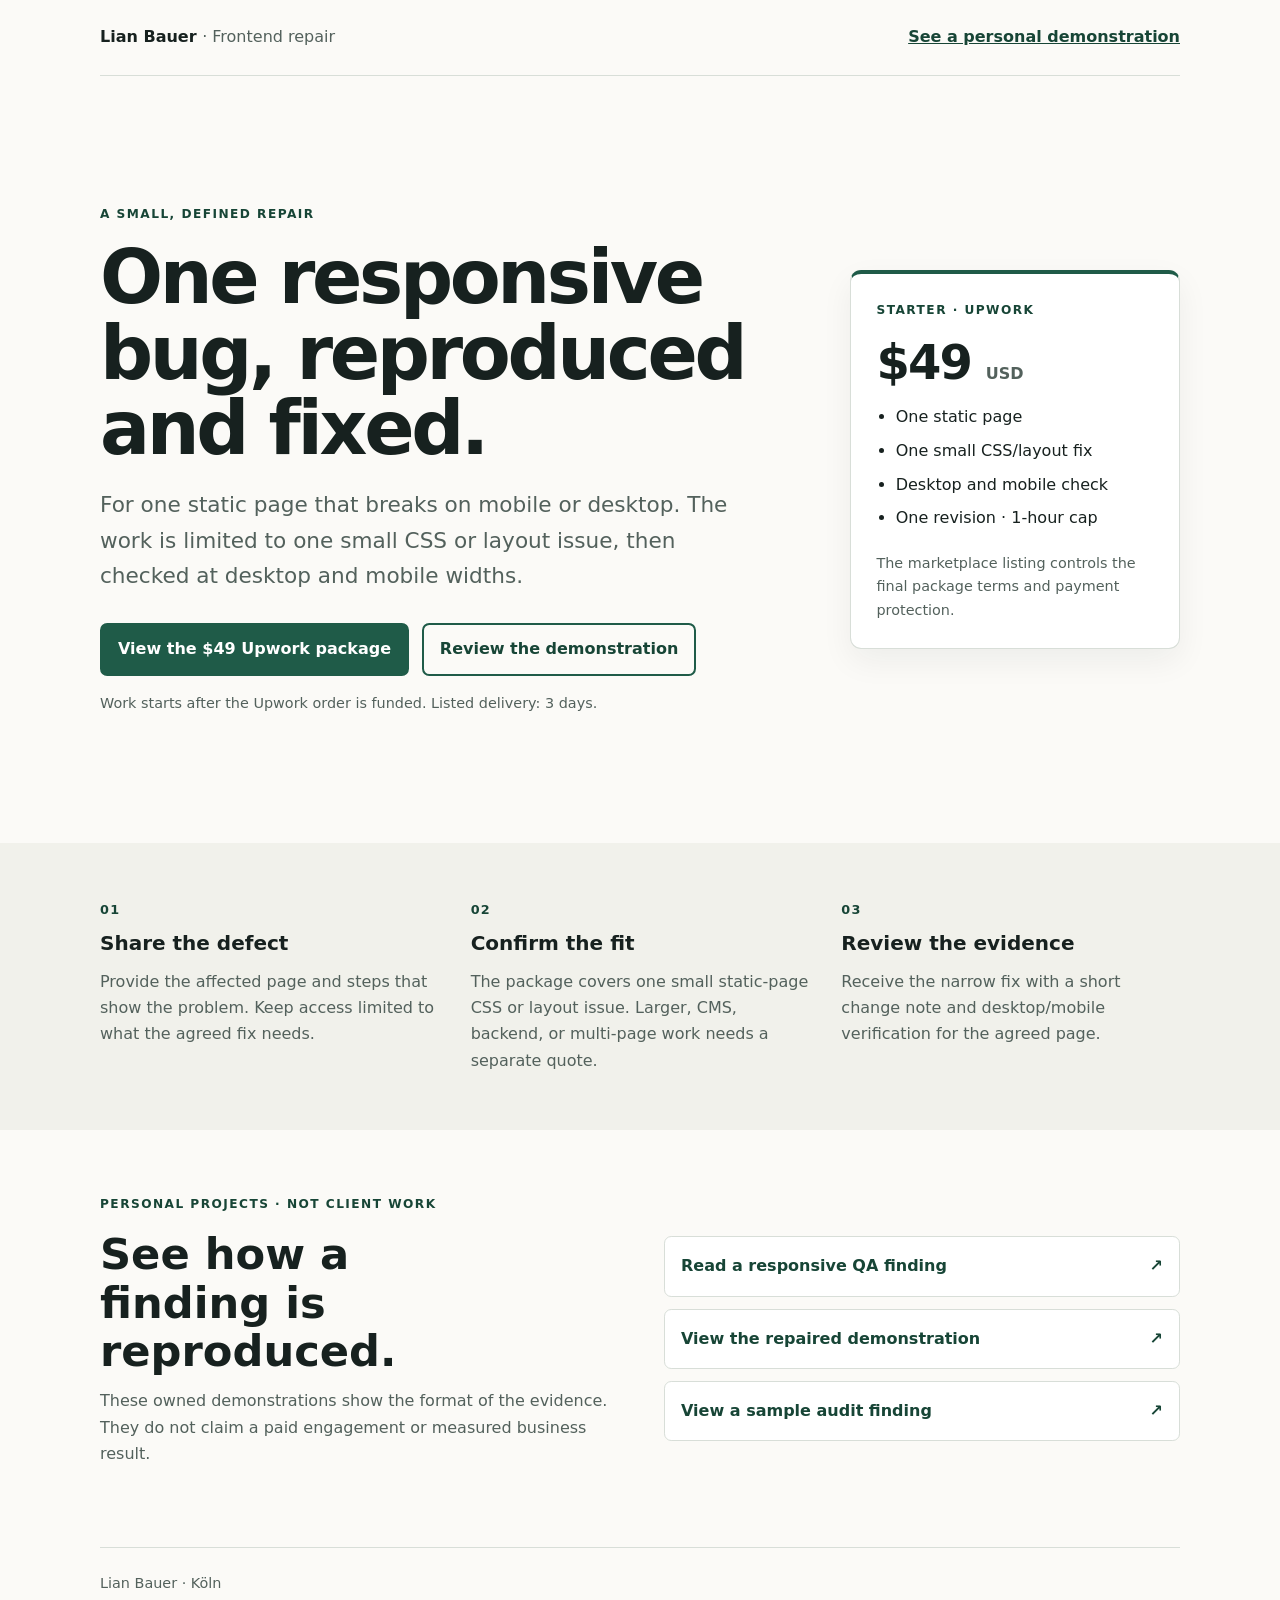
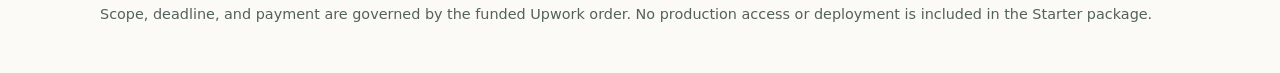
<file: index.html>
<!doctype html>
<html lang="en">
<head>
  <meta charset="utf-8">
  <meta name="viewport" content="width=device-width, initial-scale=1">
  <meta name="description" content="A fixed-scope responsive CSS repair for one static page, with desktop and mobile verification.">
  <meta name="theme-color" content="#f5f4f0">
  <title>One Responsive Frontend Fix — Lian Bauer</title>
  <link rel="icon" href="favicon.svg" type="image/svg+xml">
  <link rel="stylesheet" href="styles.css">
</head>
<body>
  <header class="shell topbar">
    <a class="wordmark" href="index.html" aria-label="Lian Bauer home">Lian Bauer <span>· Frontend repair</span></a>
    <a class="text-link" href="#proof">See a personal demonstration</a>
  </header>

  <main>
    <section class="shell hero" aria-labelledby="offer-title">
      <div class="hero-copy">
        <p class="eyebrow">A SMALL, DEFINED REPAIR</p>
        <h1 id="offer-title">One responsive bug, reproduced and fixed.</h1>
        <p class="lede">For one static page that breaks on mobile or desktop. The work is limited to one small CSS or layout issue, then checked at desktop and mobile widths.</p>
        <div class="actions">
          <a class="button primary" href="https://www.upwork.com/services/product/development-it-i-will-reproduce-and-fix-one-responsive-frontend-bug-on-your-website-2103158938986307155">View the $49 Upwork package</a>
          <a class="button secondary" href="#proof">Review the demonstration</a>
        </div>
        <p class="quiet">Work starts after the Upwork order is funded. Listed delivery: 3 days.</p>
      </div>
      <aside class="offer-card" aria-label="Starter package details">
        <p class="eyebrow">STARTER · UPWORK</p>
        <p class="price">$49 <span>USD</span></p>
        <ul>
          <li>One static page</li>
          <li>One small CSS/layout fix</li>
          <li>Desktop and mobile check</li>
          <li>One revision · 1-hour cap</li>
        </ul>
        <p class="fine-print">The marketplace listing controls the final package terms and payment protection.</p>
      </aside>
    </section>

    <section class="band">
      <div class="shell steps">
        <div><p class="step-number">01</p><h2>Share the defect</h2><p>Provide the affected page and steps that show the problem. Keep access limited to what the agreed fix needs.</p></div>
        <div><p class="step-number">02</p><h2>Confirm the fit</h2><p>The package covers one small static-page CSS or layout issue. Larger, CMS, backend, or multi-page work needs a separate quote.</p></div>
        <div><p class="step-number">03</p><h2>Review the evidence</h2><p>Receive the narrow fix with a short change note and desktop/mobile verification for the agreed page.</p></div>
      </div>
    </section>

    <section class="shell proof" id="proof" aria-labelledby="proof-title">
      <div>
        <p class="eyebrow">PERSONAL PROJECTS · NOT CLIENT WORK</p>
        <h2 id="proof-title">See how a finding is reproduced.</h2>
        <p>These owned demonstrations show the format of the evidence. They do not claim a paid engagement or measured business result.</p>
      </div>
      <div class="proof-links">
        <a href="examples/qa.html">Read a responsive QA finding <span aria-hidden="true">↗</span></a>
        <a href="examples/demo.html">View the repaired demonstration <span aria-hidden="true">↗</span></a>
        <a href="examples/audit.html">View a sample audit finding <span aria-hidden="true">↗</span></a>
      </div>
    </section>
  </main>

  <footer class="shell footer">
    <p>Lian Bauer · Köln</p>
    <p>Scope, deadline, and payment are governed by the funded Upwork order. No production access or deployment is included in the Starter package.</p>
  </footer>
</body>
</html>
</file>
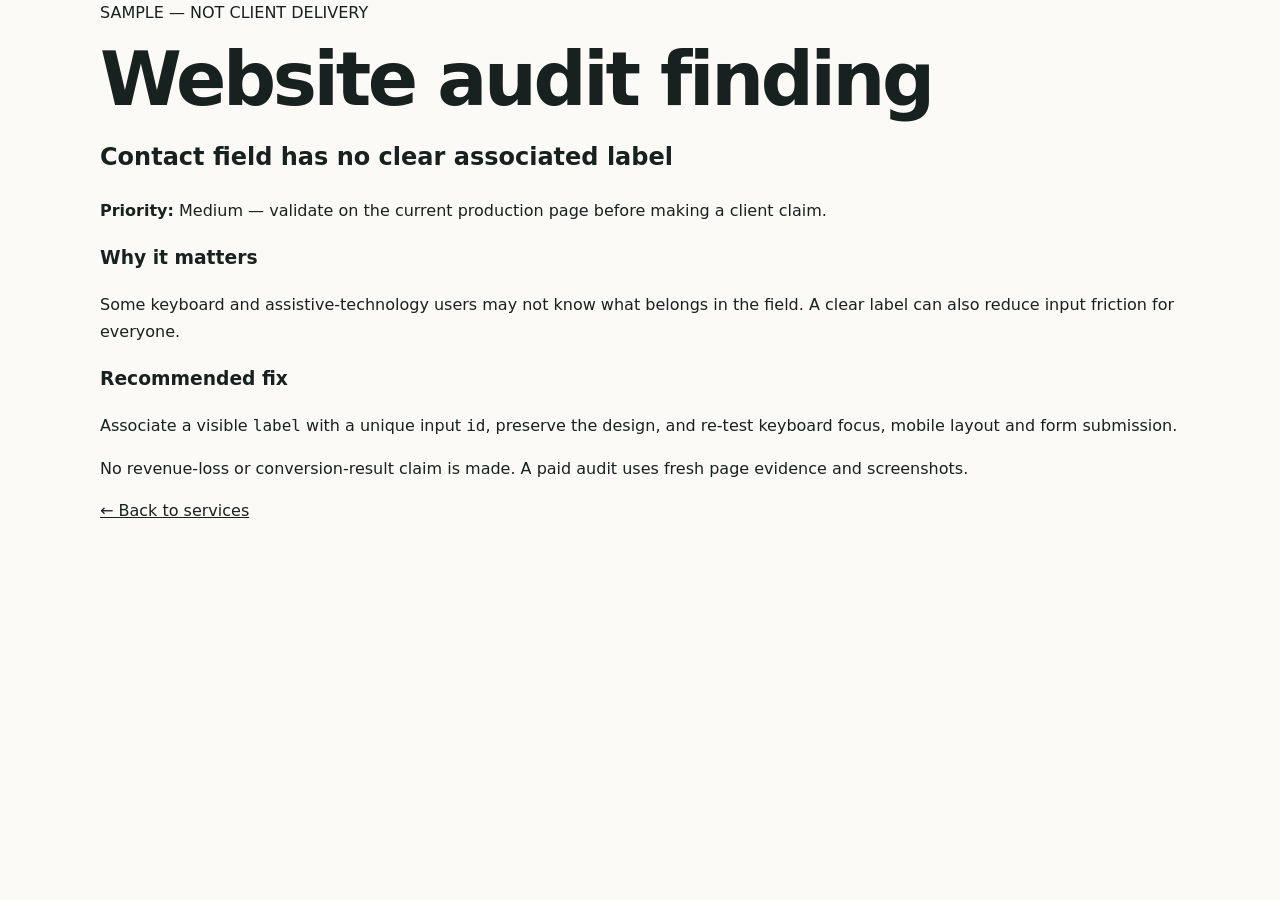
<file: examples/audit.html>
<!doctype html>
<html lang="en">
<head>
  <meta charset="utf-8">
  <meta name="viewport" content="width=device-width, initial-scale=1">
  <meta name="description" content="Sample website audit finding from Lian Bauer.">
  <title>Sample audit — Lian Bauer</title>
  <link rel="stylesheet" href="../styles.css">
</head>
<body>
  <main class="shell">
    <p class="kicker">SAMPLE — NOT CLIENT DELIVERY</p>
    <h1>Website audit finding</h1>
    <article>
      <h2>Contact field has no clear associated label</h2>
      <p><strong>Priority:</strong> Medium — validate on the current production page before making a client claim.</p>
      <h3>Why it matters</h3>
      <p>Some keyboard and assistive-technology users may not know what belongs in the field. A clear label can also reduce input friction for everyone.</p>
      <h3>Recommended fix</h3>
      <p>Associate a visible <code>label</code> with a unique input <code>id</code>, preserve the design, and re-test keyboard focus, mobile layout and form submission.</p>
      <p class="truth">No revenue-loss or conversion-result claim is made. A paid audit uses fresh page evidence and screenshots.</p>
    </article>
    <p><a href="../index.html">← Back to services</a></p>
  </main>
</body>
</html>
</file>
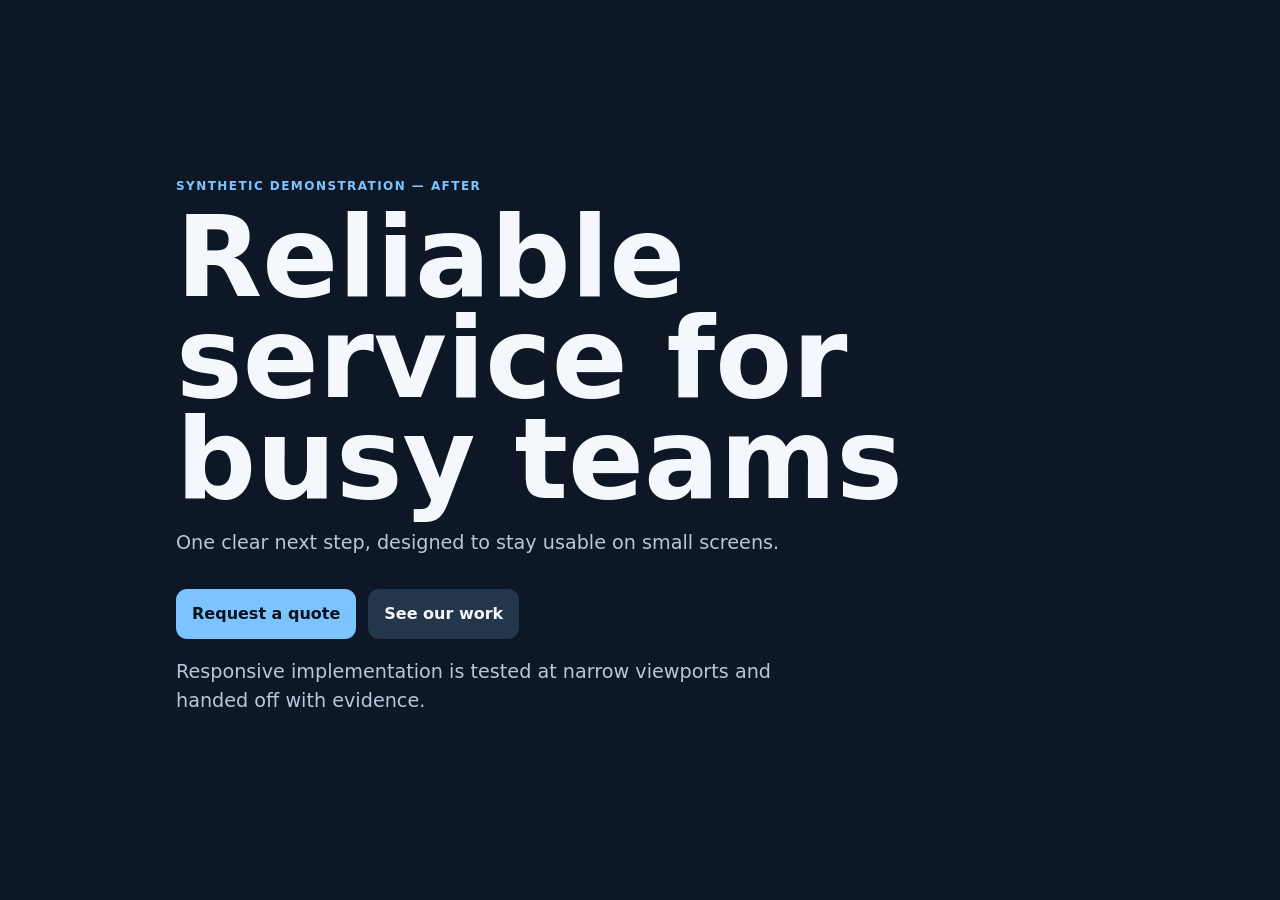
<file: examples/demo.html>
<!doctype html>
<html lang="en">
<head>
  <meta charset="utf-8">
  <meta name="viewport" content="width=device-width, initial-scale=1">
  <meta name="description" content="Responsive frontend demonstration from Lian Bauer.">
  <title>Frontend demo — Lian Bauer</title>
  <style>
    :root { color-scheme: dark; font: 16px/1.5 system-ui, sans-serif; }
    body { margin: 0; min-height: 100vh; display: grid; place-items: center; background: #0d1725; color: #f4f7fb; }
    main { width: min(58rem, calc(100% - 2rem)); padding: 4rem 0; }
    .eyebrow { color: #7cc4ff; letter-spacing: .12em; font-size: .75rem; font-weight: 800; }
    h1 { max-width: 12ch; font-size: clamp(3rem, 10vw, 7rem); line-height: .9; margin: .5rem 0 1rem; }
    p { max-width: 38rem; color: #b8c8da; font-size: 1.2rem; }
    .actions { display: flex; flex-wrap: wrap; gap: .75rem; margin-top: 2rem; }
    a { padding: .8rem 1rem; border-radius: .7rem; color: #08111d; background: #7cc4ff; font-weight: 800; text-decoration: none; }
    a.secondary { color: #f4f7fb; background: #24364b; }
  </style>
</head>
<body>
  <main>
    <p class="eyebrow">SYNTHETIC DEMONSTRATION — AFTER</p>
    <h1>Reliable service for busy teams</h1>
    <p>One clear next step, designed to stay usable on small screens.</p>
    <nav class="actions" aria-label="Demo actions"><a href="#contact">Request a quote</a><a class="secondary" href="#work">See our work</a></nav>
    <p id="contact">Responsive implementation is tested at narrow viewports and handed off with evidence.</p>
  </main>
</body>
</html>
</file>
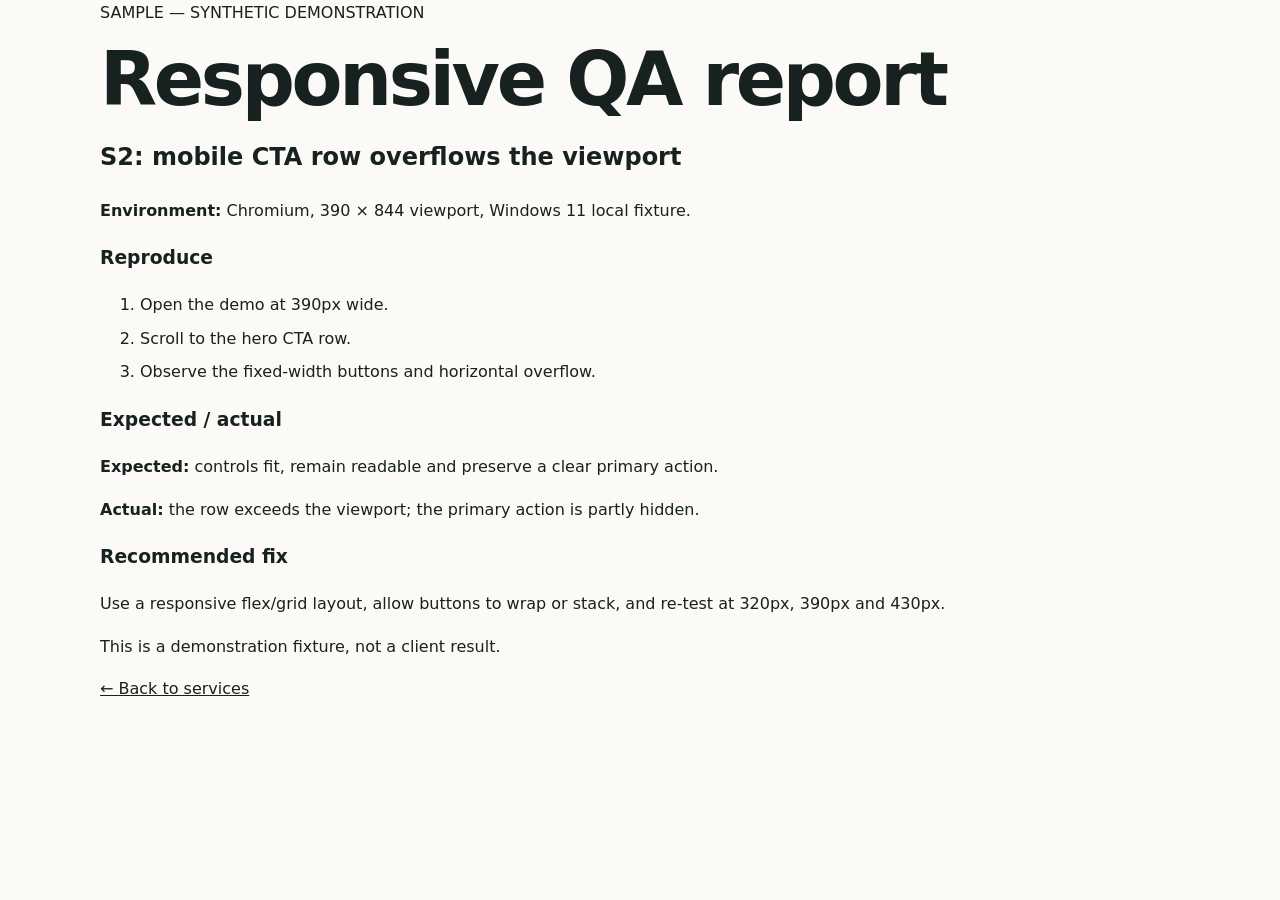
<file: examples/qa.html>
<!doctype html>
<html lang="en">
<head>
  <meta charset="utf-8">
  <meta name="viewport" content="width=device-width, initial-scale=1">
  <meta name="description" content="Sample responsive QA report from Lian Bauer.">
  <title>QA sample — Lian Bauer</title>
  <link rel="stylesheet" href="../styles.css">
</head>
<body>
  <main class="shell">
    <p class="kicker">SAMPLE — SYNTHETIC DEMONSTRATION</p>
    <h1>Responsive QA report</h1>
    <article>
      <h2>S2: mobile CTA row overflows the viewport</h2>
      <p><strong>Environment:</strong> Chromium, 390 × 844 viewport, Windows 11 local fixture.</p>
      <h3>Reproduce</h3>
      <ol><li>Open the demo at 390px wide.</li><li>Scroll to the hero CTA row.</li><li>Observe the fixed-width buttons and horizontal overflow.</li></ol>
      <h3>Expected / actual</h3>
      <p><strong>Expected:</strong> controls fit, remain readable and preserve a clear primary action.</p>
      <p><strong>Actual:</strong> the row exceeds the viewport; the primary action is partly hidden.</p>
      <h3>Recommended fix</h3>
      <p>Use a responsive flex/grid layout, allow buttons to wrap or stack, and re-test at 320px, 390px and 430px.</p>
      <p class="truth">This is a demonstration fixture, not a client result.</p>
    </article>
    <p><a href="../index.html">← Back to services</a></p>
  </main>
</body>
</html>
</file>
<file: styles.css>
:root {
  color-scheme: light;
  --ink: #17211f;
  --muted: #53615c;
  --line: #d8ded8;
  --paper: #fbfaf7;
  --wash: #f1f1eb;
  --green: #1f5b48;
  --green-dark: #174536;
  --focus: #ad4f08;
}
* { box-sizing: border-box; }
html { scroll-behavior: smooth; }
body { margin: 0; color: var(--ink); background: var(--paper); font: 16px/1.65 system-ui, sans-serif; }
a { color: inherit; }
a:focus-visible { outline: 3px solid var(--focus); outline-offset: 4px; border-radius: 4px; }
.shell { width: min(1080px, calc(100% - 2.5rem)); margin-inline: auto; }
.topbar { min-height: 76px; display: flex; align-items: center; justify-content: space-between; gap: 1rem; border-bottom: 1px solid var(--line); }
.wordmark { font-weight: 750; text-decoration: none; }
.wordmark span { color: var(--muted); font-weight: 450; }
.text-link { color: var(--green-dark); font-weight: 650; }
.hero { display: grid; grid-template-columns: minmax(0, 1.6fr) minmax(260px, .8fr); align-items: center; gap: clamp(2rem, 7vw, 6rem); padding-block: clamp(4rem, 10vw, 8rem); }
.hero-copy { max-width: 680px; }
.eyebrow { margin: 0 0 1rem; color: var(--green-dark); font-size: .76rem; font-weight: 800; letter-spacing: .12em; }
h1, h2, p { margin-top: 0; }
h1 { max-width: 18ch; margin-bottom: 1.25rem; font-size: clamp(2.5rem, 5.8vw, 4.7rem); line-height: 1.02; letter-spacing: -.045em; }
.lede { max-width: 42rem; color: var(--muted); font-size: clamp(1.15rem, 2vw, 1.35rem); }
.actions { display: flex; flex-wrap: wrap; gap: .8rem; margin-top: 1.8rem; }
.button { min-height: 48px; display: inline-flex; align-items: center; justify-content: center; padding: .7rem 1rem; border: 2px solid var(--green); border-radius: .45rem; font-weight: 750; text-align: center; text-decoration: none; }
.primary { color: white; background: var(--green); }
.primary:hover { background: var(--green-dark); border-color: var(--green-dark); }
.secondary { color: var(--green-dark); background: transparent; }
.secondary:hover { background: var(--wash); }
.quiet, .fine-print { color: var(--muted); font-size: .9rem; }
.quiet { margin: 1rem 0 0; }
.offer-card { padding: 1.6rem; border: 1px solid var(--line); border-top: 4px solid var(--green); border-radius: .7rem; background: white; box-shadow: 0 12px 32px rgb(23 33 31 / 6%); }
.price { margin: 0 0 .75rem; font-size: 3rem; font-weight: 800; line-height: 1.1; letter-spacing: -.04em; }
.price span { color: var(--muted); font-size: 1rem; font-weight: 600; letter-spacing: 0; }
ul { padding-left: 1.2rem; }
li { margin-block: .45rem; }
.fine-print { margin: 1.25rem 0 0; }
.band { background: var(--wash); }
.steps { display: grid; grid-template-columns: repeat(3, minmax(0, 1fr)); gap: 2rem; padding-block: 3.5rem; }
.steps h2 { margin-bottom: .55rem; font-size: 1.25rem; }
.steps p:not(.step-number) { margin: 0; color: var(--muted); }
.step-number { margin-bottom: .4rem; color: var(--green-dark); font-size: .8rem; font-weight: 800; letter-spacing: .1em; }
.proof { display: grid; grid-template-columns: 1fr 1fr; gap: 3rem; padding-block: 4rem; }
.proof h2 { max-width: 14ch; margin-bottom: .8rem; font-size: clamp(1.8rem, 3.5vw, 2.7rem); line-height: 1.12; }
.proof > div:first-child > p:last-child { max-width: 34rem; color: var(--muted); }
.proof-links { display: grid; align-content: center; gap: .75rem; }
.proof-links a { display: flex; justify-content: space-between; gap: 1rem; padding: 1rem; border: 1px solid var(--line); border-radius: .45rem; background: white; color: var(--green-dark); font-weight: 700; text-decoration: none; }
.proof-links a:hover { border-color: var(--green); }
.footer { padding-block: 1.5rem 2.5rem; border-top: 1px solid var(--line); color: var(--muted); font-size: .9rem; }
.footer p { margin-bottom: .4rem; }
@media (max-width: 700px) {
  .topbar { align-items: flex-start; flex-direction: column; justify-content: center; padding-block: 1rem; }
  .hero, .proof { grid-template-columns: 1fr; }
  .hero { gap: 2rem; padding-block: 3.5rem; }
  .offer-card { max-width: 440px; }
  .steps { grid-template-columns: 1fr; gap: 1.6rem; padding-block: 2.5rem; }
  .proof { gap: 1.5rem; padding-block: 3rem; }
}
@media print {
  body { background: white; }
  .topbar .text-link, .actions { display: none; }
  .hero, .proof, .steps { break-inside: avoid; }
  .hero { padding-block: 2rem; }
  .offer-card, .proof-links a { box-shadow: none; }
  a { text-decoration: none; }
}
@media (prefers-reduced-motion: reduce) { html { scroll-behavior: auto; } }
</file>
